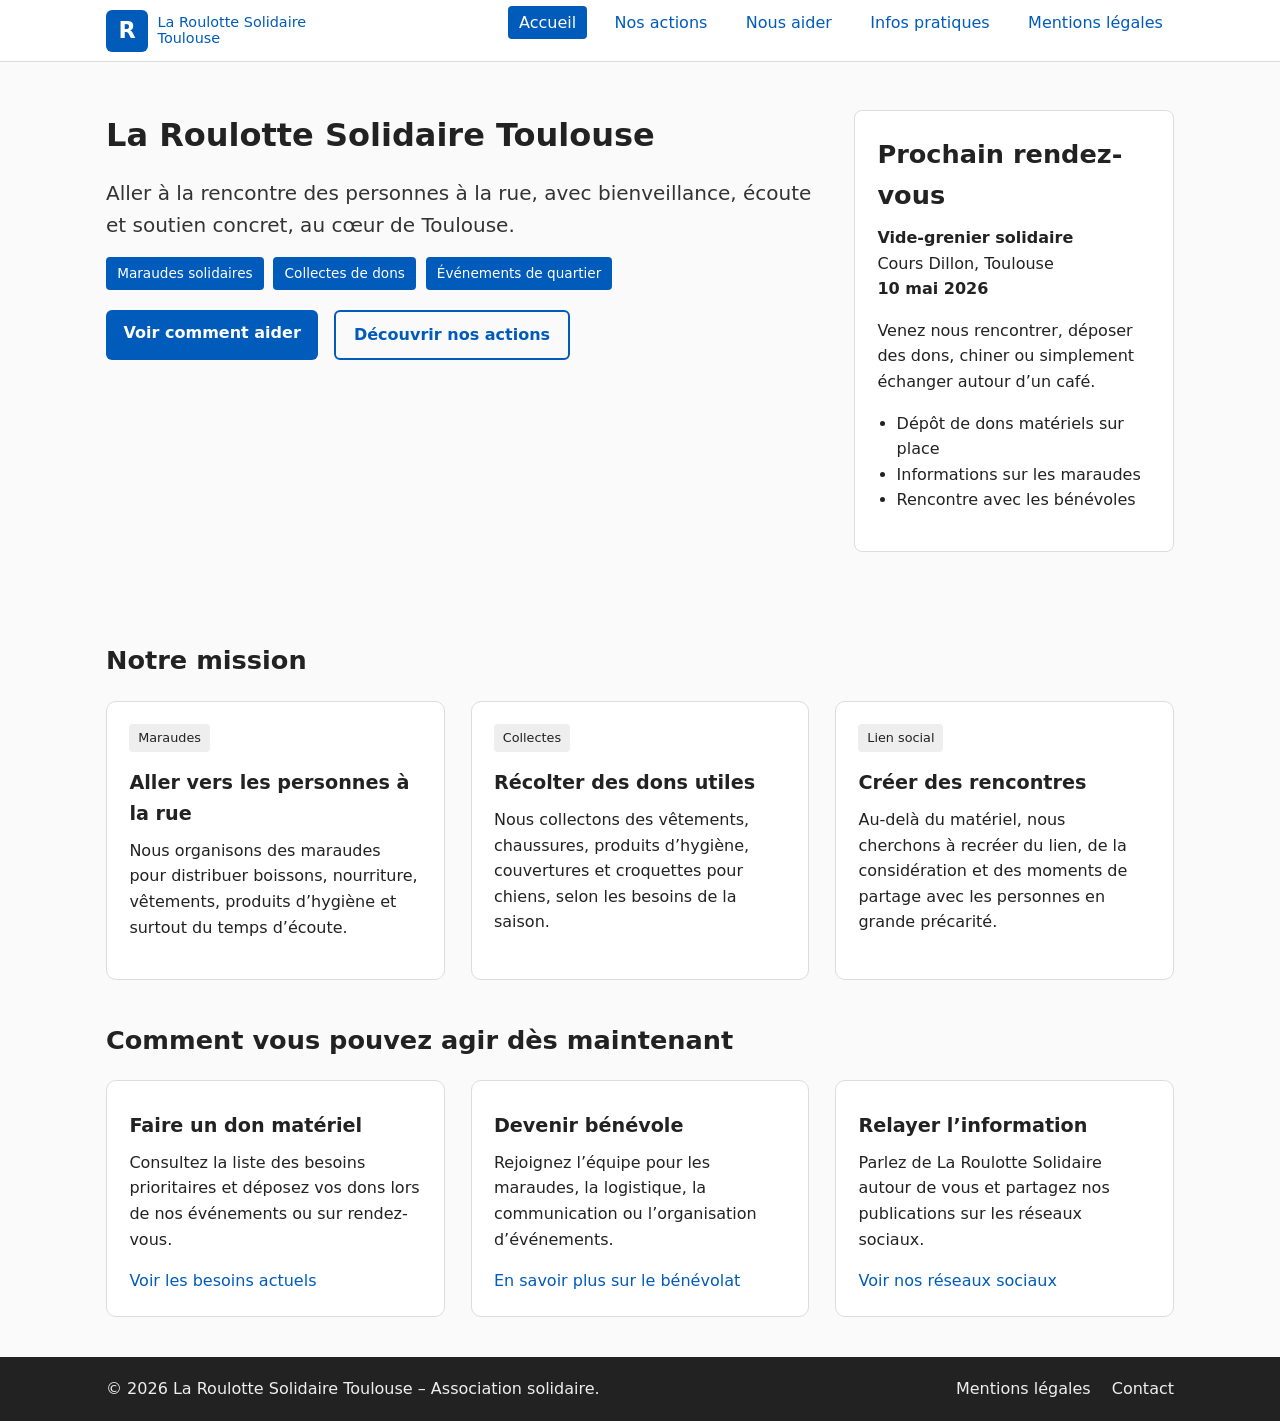
<file: index.html>
<!DOCTYPE html>
<html lang="fr">
<head>
  <meta charset="UTF-8" />
  <title>La Roulotte Solidaire Toulouse – Site officiel</title>
  <meta name="viewport" content="width=device-width, initial-scale=1" />
  <meta name="description" content="La Roulotte Solidaire Toulouse : maraudes, collectes et actions solidaires pour les personnes à la rue." />
  <link rel="stylesheet" href="css/styles.css" />
</head>
<body>
<header>
  <div class="nav-container">
    <a href="index.html" class="brand">
      <div class="brand-logo">R</div>
      <div class="brand-text">
        <span>La Roulotte Solidaire</span>
        <span>Toulouse</span>
      </div>
    </a>
    <nav>
      <ul>
        <li><a href="index.html" class="active">Accueil</a></li>
        <li><a href="actions.html">Nos actions</a></li>
        <li><a href="aider.html">Nous aider</a></li>
        <li><a href="infos.html">Infos pratiques</a></li>
        <li><a href="mentions-legales.html">Mentions légales</a></li>
      </ul>
    </nav>
  </div>
</header>

<main>
  <section class="hero">
    <div>
      <h1>La Roulotte Solidaire Toulouse</h1>
      <p class="lead">
        Aller à la rencontre des personnes à la rue, avec bienveillance, écoute
        et soutien concret, au cœur de Toulouse.
      </p>

      <div class="hero-badges">
        <span class="badge">Maraudes solidaires</span>
        <span class="badge">Collectes de dons</span>
        <span class="badge">Événements de quartier</span>
      </div>

      <div class="hero-cta">
        <a href="aider.html" class="btn btn-primary">Voir comment aider</a>
        <a href="actions.html" class="btn btn-outline">Découvrir nos actions</a>
      </div>
    </div>

    <aside class="hero-side">
      <h2>Prochain rendez-vous</h2>
      <p><strong>Vide-grenier solidaire</strong><br />
        Cours Dillon, Toulouse<br />
        <strong>10 mai 2026</strong>
      </p>
      <p>
        Venez nous rencontrer, déposer des dons, chiner ou simplement échanger
        autour d’un café.
      </p>
      <ul>
        <li>Dépôt de dons matériels sur place</li>
        <li>Informations sur les maraudes</li>
        <li>Rencontre avec les bénévoles</li>
      </ul>
    </aside>
  </section>

  <section class="section">
    <h2>Notre mission</h2>
    <div class="cards">
      <article class="card">
        <span class="tag">Maraudes</span>
        <h3>Aller vers les personnes à la rue</h3>
        <p>
          Nous organisons des maraudes pour distribuer boissons, nourriture,
          vêtements, produits d’hygiène et surtout du temps d’écoute.
        </p>
      </article>

      <article class="card">
        <span class="tag">Collectes</span>
        <h3>Récolter des dons utiles</h3>
        <p>
          Nous collectons des vêtements, chaussures, produits d’hygiène,
          couvertures et croquettes pour chiens, selon les besoins de la saison.
        </p>
      </article>

      <article class="card">
        <span class="tag">Lien social</span>
        <h3>Créer des rencontres</h3>
        <p>
          Au-delà du matériel, nous cherchons à recréer du lien, de la
          considération et des moments de partage avec les personnes en grande
          précarité.
        </p>
      </article>
    </div>
  </section>

  <section class="section">
    <h2>Comment vous pouvez agir dès maintenant</h2>
    <div class="cards">
      <article class="card">
        <h3>Faire un don matériel</h3>
        <p>
          Consultez la liste des besoins prioritaires et déposez vos dons lors
          de nos événements ou sur rendez-vous.
        </p>
        <a href="aider.html">Voir les besoins actuels</a>
      </article>

      <article class="card">
        <h3>Devenir bénévole</h3>
        <p>
          Rejoignez l’équipe pour les maraudes, la logistique, la communication
          ou l’organisation d’événements.
        </p>
        <a href="aider.html#benevolat">En savoir plus sur le bénévolat</a>
      </article>

      <article class="card">
        <h3>Relayer l’information</h3>
        <p>
          Parlez de La Roulotte Solidaire autour de vous et partagez nos
          publications sur les réseaux sociaux.
        </p>
        <a href="infos.html#reseaux">Voir nos réseaux sociaux</a>
      </article>
    </div>
  </section>
</main>

<footer>
  <div class="footer-inner">
    <div>
      © <span id="year"></span> La Roulotte Solidaire Toulouse – Association
      solidaire.
    </div>
    <div class="footer-links">
      <a href="mentions-legales.html">Mentions légales</a>
      <a href="infos.html">Contact</a>
    </div>
  </div>
</footer>

<script>
  document.getElementById("year").textContent = new Date().getFullYear();
</script>
</body>
</html>
</file>
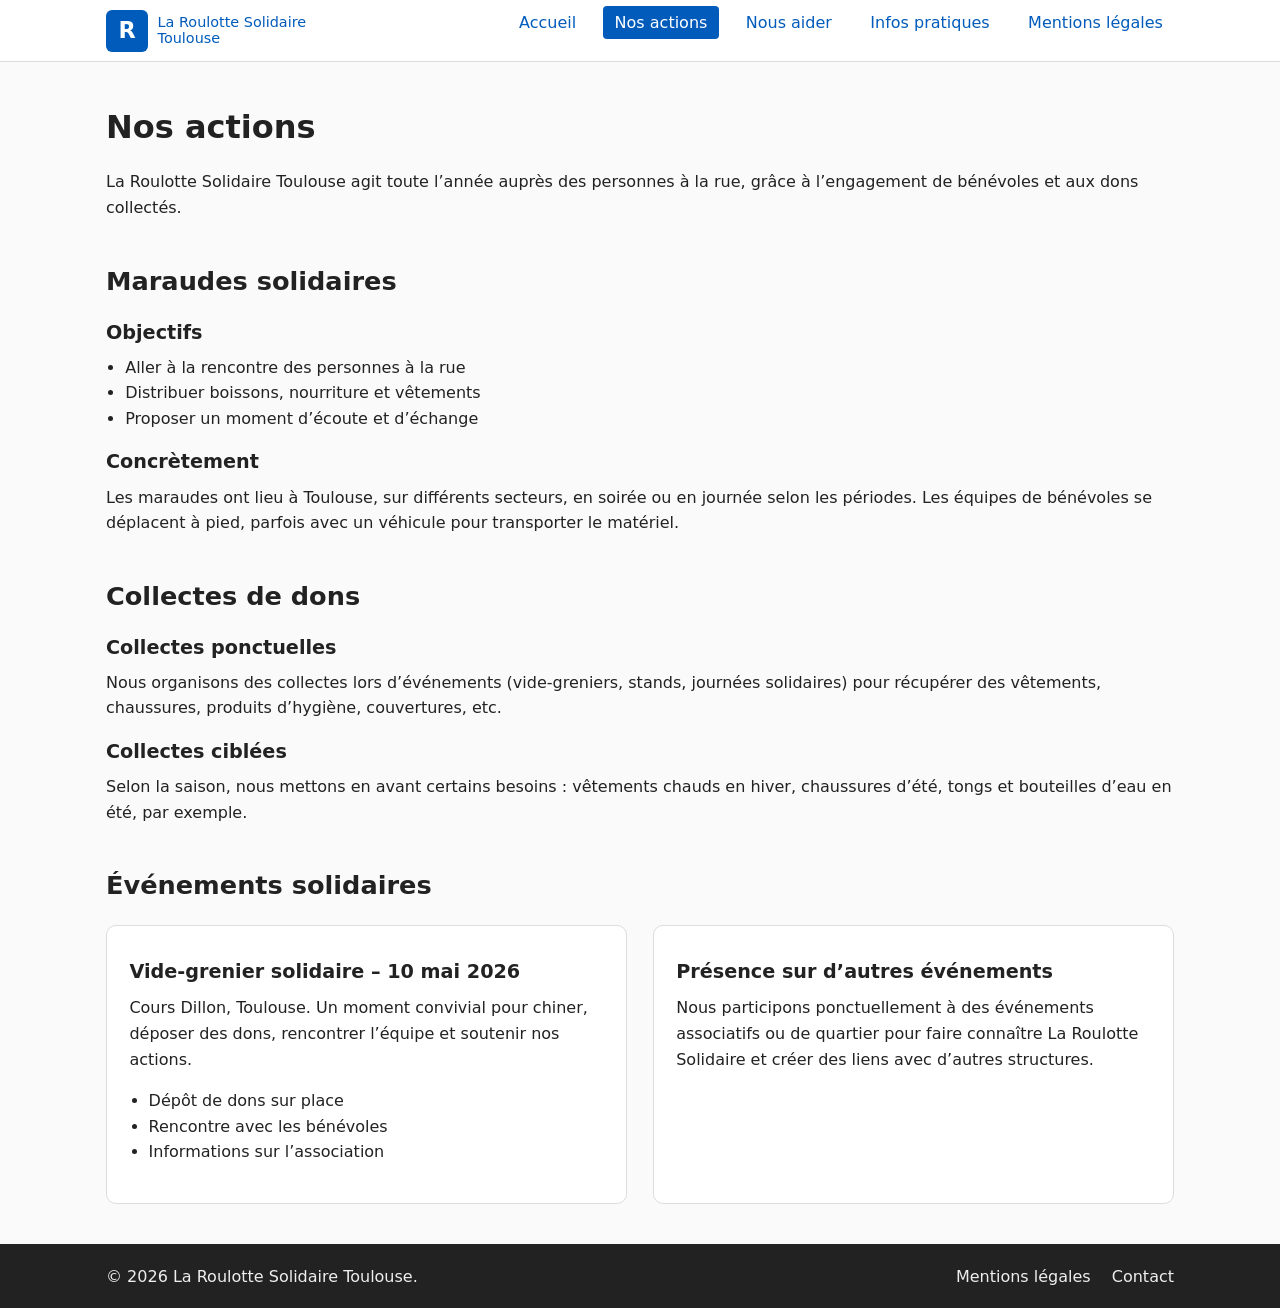
<file: action.html>
<!DOCTYPE html>
<html lang="fr">
<head>
  <meta charset="UTF-8" />
  <title>Nos actions – La Roulotte Solidaire Toulouse</title>
  <meta name="viewport" content="width=device-width, initial-scale=1" />
  <meta name="description" content="Maraudes, collectes et événements solidaires de La Roulotte Solidaire Toulouse." />
  <link rel="stylesheet" href="css/styles.css" />
</head>
<body>
<header>
  <div class="nav-container">
    <a href="index.html" class="brand">
      <div class="brand-logo">R</div>
      <div class="brand-text">
        <span>La Roulotte Solidaire</span>
        <span>Toulouse</span>
      </div>
    </a>
    <nav>
      <ul>
        <li><a href="index.html">Accueil</a></li>
        <li><a href="actions.html" class="active">Nos actions</a></li>
        <li><a href="aider.html">Nous aider</a></li>
        <li><a href="infos.html">Infos pratiques</a></li>
        <li><a href="mentions-legales.html">Mentions légales</a></li>
      </ul>
    </nav>
  </div>
</header>

<main>
  <section class="section">
    <h1>Nos actions</h1>
    <p>
      La Roulotte Solidaire Toulouse agit toute l’année auprès des personnes à
      la rue, grâce à l’engagement de bénévoles et aux dons collectés.
    </p>
  </section>

  <section class="section">
    <h2>Maraudes solidaires</h2>
    <div class="info-grid">
      <div class="info-block">
        <h3>Objectifs</h3>
        <ul>
          <li>Aller à la rencontre des personnes à la rue</li>
          <li>Distribuer boissons, nourriture et vêtements</li>
          <li>Proposer un moment d’écoute et d’échange</li>
        </ul>
      </div>
      <div class="info-block">
        <h3>Concrètement</h3>
        <p>
          Les maraudes ont lieu à Toulouse, sur différents secteurs, en soirée
          ou en journée selon les périodes. Les équipes de bénévoles se
          déplacent à pied, parfois avec un véhicule pour transporter le
          matériel.
        </p>
      </div>
    </div>
  </section>

  <section class="section">
    <h2>Collectes de dons</h2>
    <div class="info-grid">
      <div class="info-block">
        <h3>Collectes ponctuelles</h3>
        <p>
          Nous organisons des collectes lors d’événements (vide-greniers,
          stands, journées solidaires) pour récupérer des vêtements, chaussures,
          produits d’hygiène, couvertures, etc.
        </p>
      </div>
      <div class="info-block">
        <h3>Collectes ciblées</h3>
        <p>
          Selon la saison, nous mettons en avant certains besoins : vêtements
          chauds en hiver, chaussures d’été, tongs et bouteilles d’eau en été,
          par exemple.
        </p>
      </div>
    </div>
  </section>

  <section class="section">
    <h2>Événements solidaires</h2>
    <div class="cards">
      <article class="card">
        <h3>Vide-grenier solidaire – 10 mai 2026</h3>
        <p>
          Cours Dillon, Toulouse. Un moment convivial pour chiner, déposer des
          dons, rencontrer l’équipe et soutenir nos actions.
        </p>
        <ul class="list-inline">
          <li>Dépôt de dons sur place</li>
          <li>Rencontre avec les bénévoles</li>
          <li>Informations sur l’association</li>
        </ul>
      </article>

      <article class="card">
        <h3>Présence sur d’autres événements</h3>
        <p>
          Nous participons ponctuellement à des événements associatifs ou de
          quartier pour faire connaître La Roulotte Solidaire et créer des
          liens avec d’autres structures.
        </p>
      </article>
    </div>
  </section>
</main>

<footer>
  <div class="footer-inner">
    <div>
      © <span id="year"></span> La Roulotte Solidaire Toulouse.
    </div>
    <div class="footer-links">
      <a href="mentions-legales.html">Mentions légales</a>
      <a href="infos.html">Contact</a>
    </div>
  </div>
</footer>

<script>
  document.getElementById("year").textContent = new Date().getFullYear();
</script>
</body>
</html>
</file>
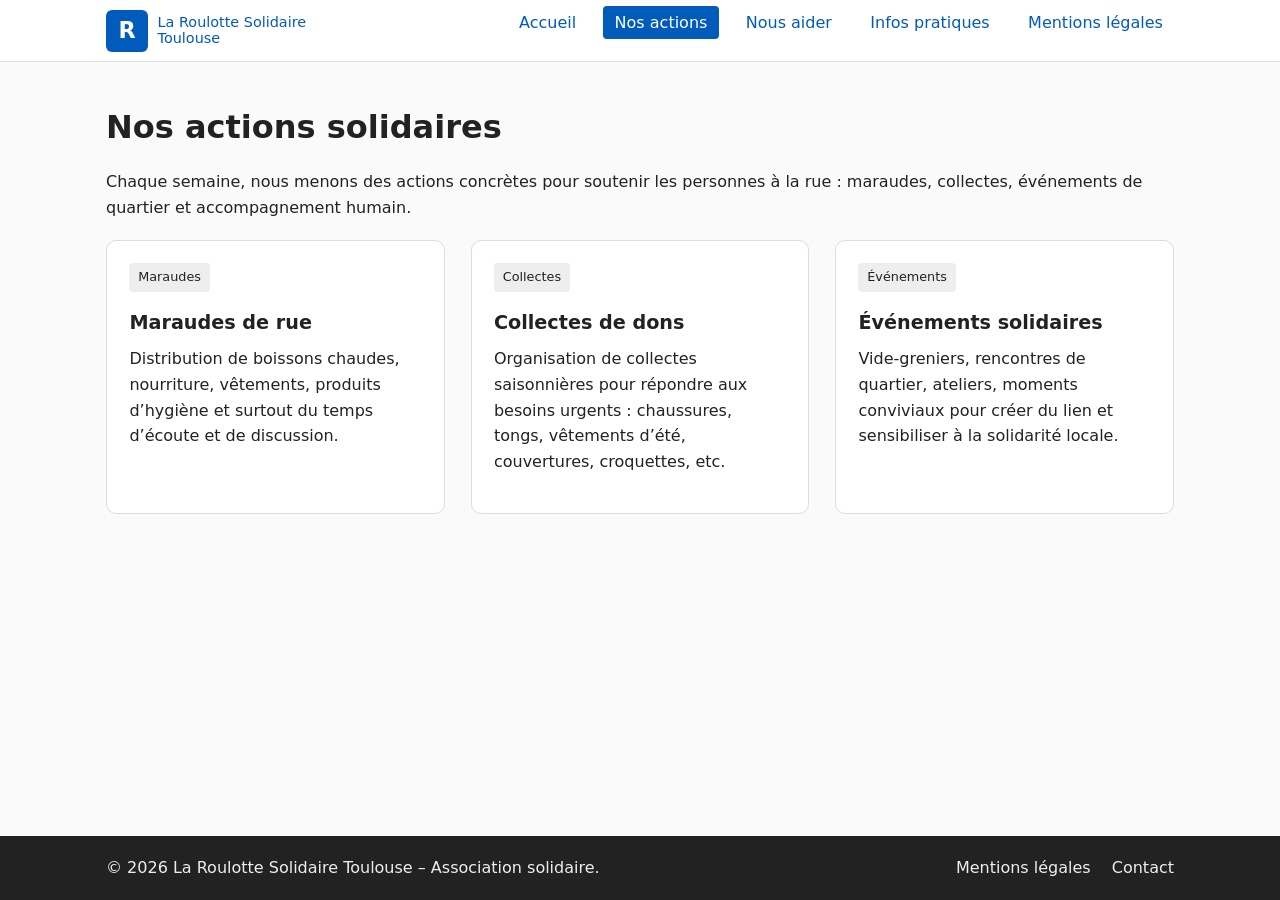
<file: actions.html>
<!DOCTYPE html>
<html lang="fr">
<head>
  <meta charset="UTF-8" />
  <title>Nos actions – La Roulotte Solidaire Toulouse</title>
  <meta name="viewport" content="width=device-width, initial-scale=1" />
  <meta name="description" content="Découvrez les maraudes, collectes et actions solidaires menées par La Roulotte Solidaire Toulouse." />
  <link rel="stylesheet" href="css/styles.css" />
</head>
<body>

<header>
  <div class="nav-container">
    <a href="index.html" class="brand">
      <div class="brand-logo">R</div>
      <div class="brand-text">
        <span>La Roulotte Solidaire</span>
        <span>Toulouse</span>
      </div>
    </a>
    <nav>
      <ul>
        <li><a href="index.html">Accueil</a></li>
        <li><a href="actions.html" class="active">Nos actions</a></li>
        <li><a href="aider.html">Nous aider</a></li>
        <li><a href="infos.html">Infos pratiques</a></li>
        <li><a href="mentions-legales.html">Mentions légales</a></li>
      </ul>
    </nav>
  </div>
</header>

<main>

  <section class="section">
    <h1>Nos actions solidaires</h1>
    <p class="lead">
      Chaque semaine, nous menons des actions concrètes pour soutenir les personnes à la rue :
      maraudes, collectes, événements de quartier et accompagnement humain.
    </p>

    <div class="cards">
      <article class="card">
        <span class="tag">Maraudes</span>
        <h3>Maraudes de rue</h3>
        <p>
          Distribution de boissons chaudes, nourriture, vêtements, produits d’hygiène
          et surtout du temps d’écoute et de discussion.
        </p>
      </article>

      <article class="card">
        <span class="tag">Collectes</span>
        <h3>Collectes de dons</h3>
        <p>
          Organisation de collectes saisonnières pour répondre aux besoins urgents :
          chaussures, tongs, vêtements d’été, couvertures, croquettes, etc.
        </p>
      </article>

      <article class="card">
        <span class="tag">Événements</span>
        <h3>Événements solidaires</h3>
        <p>
          Vide-greniers, rencontres de quartier, ateliers, moments conviviaux pour créer du lien
          et sensibiliser à la solidarité locale.
        </p>
      </article>
    </div>
  </section>

</main>

<footer>
  <div class="footer-inner">
    <div>
      © <span id="year"></span> La Roulotte Solidaire Toulouse – Association solidaire.
    </div>
    <div class="footer-links">
      <a href="mentions-legales.html">Mentions légales</a>
      <a href="infos.html">Contact</a>
    </div>
  </div>
</footer>

<script>
  document.getElementById("year").textContent = new Date().getFullYear();
</script>

</body>
</html>
</file>
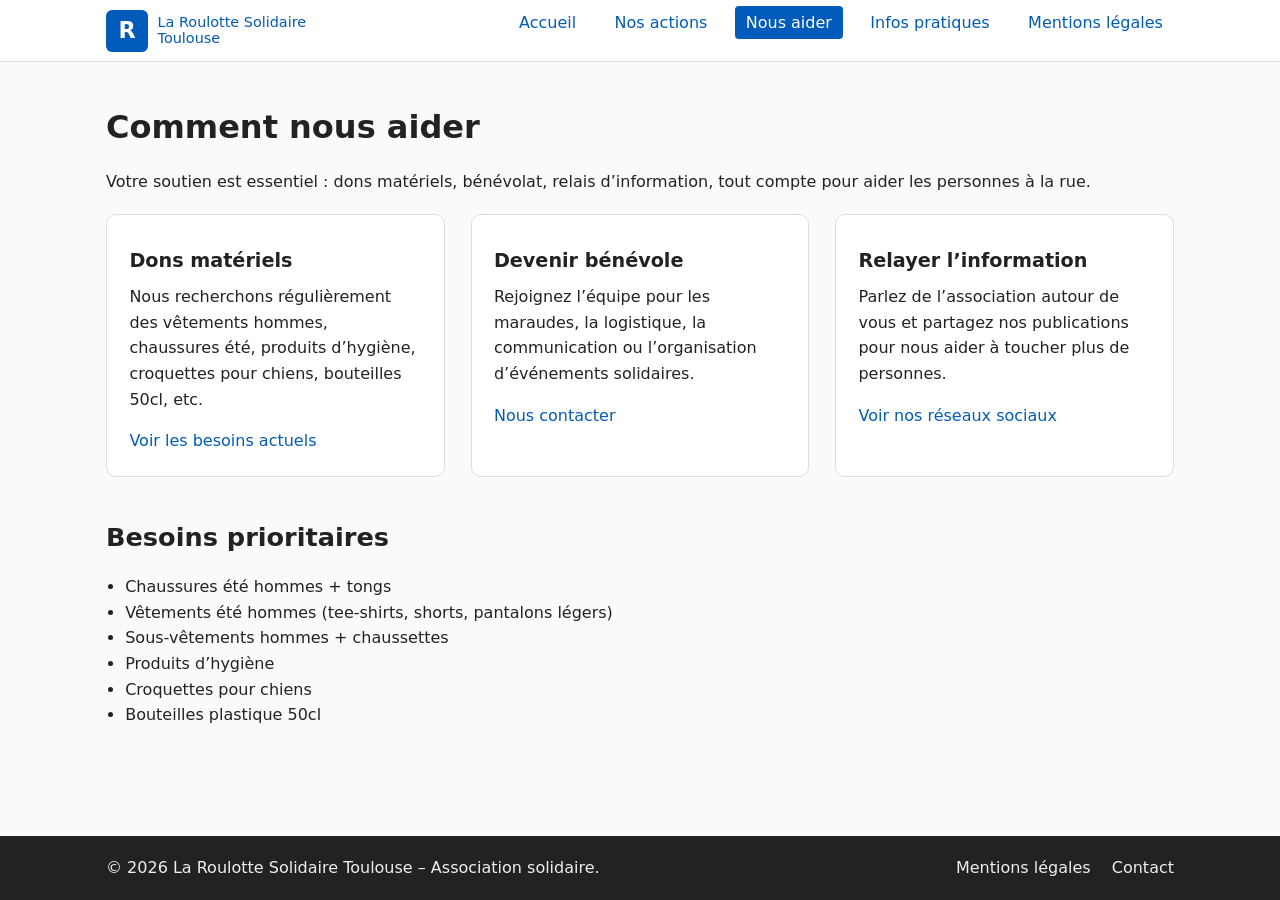
<file: aider.html>
<!DOCTYPE html>
<html lang="fr">
<head>
  <meta charset="UTF-8" />
  <title>Nous aider – La Roulotte Solidaire Toulouse</title>
  <meta name="viewport" content="width=device-width, initial-scale=1" />
  <meta name="description" content="Découvrez comment aider La Roulotte Solidaire Toulouse : dons matériels, bénévolat, soutien logistique." />
  <link rel="stylesheet" href="css/styles.css" />
</head>
<body>

<header>
  <div class="nav-container">
    <a href="index.html" class="brand">
      <div class="brand-logo">R</div>
      <div class="brand-text">
        <span>La Roulotte Solidaire</span>
        <span>Toulouse</span>
      </div>
    </a>
    <nav>
      <ul>
        <li><a href="index.html">Accueil</a></li>
        <li><a href="actions.html">Nos actions</a></li>
        <li><a href="aider.html" class="active">Nous aider</a></li>
        <li><a href="infos.html">Infos pratiques</a></li>
        <li><a href="mentions-legales.html">Mentions légales</a></li>
      </ul>
    </nav>
  </div>
</header>

<main>

  <section class="section">
    <h1>Comment nous aider</h1>
    <p class="lead">
      Votre soutien est essentiel : dons matériels, bénévolat, relais d’information,
      tout compte pour aider les personnes à la rue.
    </p>

    <div class="cards">
      <article class="card">
        <h3>Dons matériels</h3>
        <p>
          Nous recherchons régulièrement des vêtements hommes, chaussures été,
          produits d’hygiène, croquettes pour chiens, bouteilles 50cl, etc.
        </p>
        <a href="#besoins">Voir les besoins actuels</a>
      </article>

      <article class="card" id="benevolat">
        <h3>Devenir bénévole</h3>
        <p>
          Rejoignez l’équipe pour les maraudes, la logistique, la communication
          ou l’organisation d’événements solidaires.
        </p>
        <a href="infos.html#contact">Nous contacter</a>
      </article>

      <article class="card">
        <h3>Relayer l’information</h3>
        <p>
          Parlez de l’association autour de vous et partagez nos publications
          pour nous aider à toucher plus de personnes.
        </p>
        <a href="infos.html#reseaux">Voir nos réseaux sociaux</a>
      </article>
    </div>
  </section>

  <section class="section" id="besoins">
    <h2>Besoins prioritaires</h2>
    <ul>
      <li>Chaussures été hommes + tongs</li>
      <li>Vêtements été hommes (tee-shirts, shorts, pantalons légers)</li>
      <li>Sous-vêtements hommes + chaussettes</li>
      <li>Produits d’hygiène</li>
      <li>Croquettes pour chiens</li>
      <li>Bouteilles plastique 50cl</li>
    </ul>
  </section>

</main>

<footer>
  <div class="footer-inner">
    <div>
      © <span id="year"></span> La Roulotte Solidaire Toulouse – Association solidaire.
    </div>
    <div class="footer-links">
      <a href="mentions-legales.html">Mentions légales</a>
      <a href="infos.html">Contact</a>
    </div>
  </div>
</footer>

<script>
  document.getElementById("year").textContent = new Date().getFullYear();
</script>

</body>
</html>
</file>
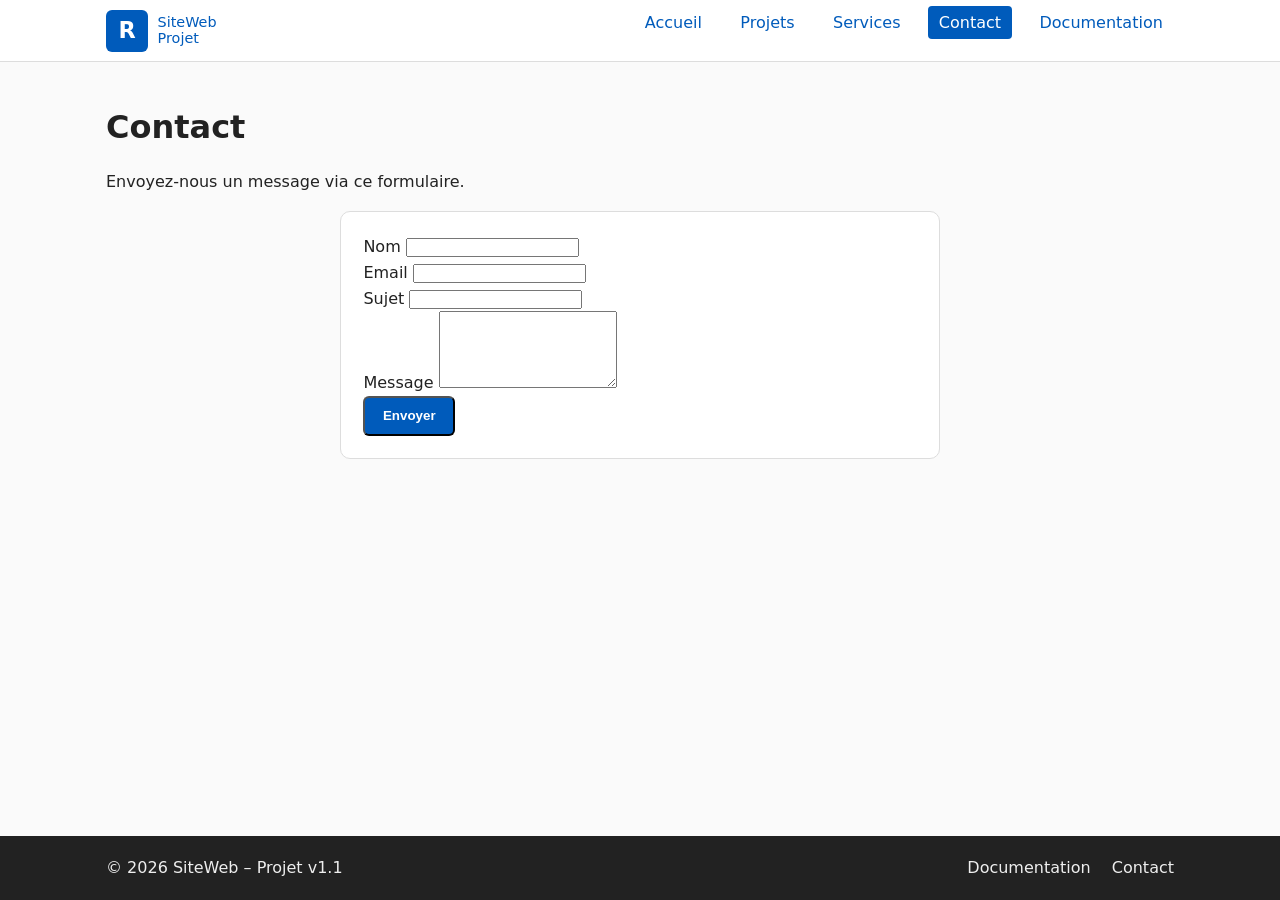
<file: contact.html>
<!DOCTYPE html>
<html lang="fr">
<head>
  <meta charset="UTF-8" />
  <title>Contact – SiteWeb</title>
  <meta name="viewport" content="width=device-width, initial-scale=1" />
  <meta name="description" content="Contactez l’équipe du projet SiteWeb." />
  <link rel="stylesheet" href="css/styles.css" />
</head>
<body>

<header>
  <div class="nav-container">
    <a href="index.html" class="brand">
      <div class="brand-logo">R</div>
      <div class="brand-text">
        <span>SiteWeb</span>
        <span>Projet</span>
      </div>
    </a>
    <nav>
      <ul>
        <li><a href="index.html">Accueil</a></li>
        <li><a href="projects.html">Projets</a></li>
        <li><a href="services.html">Services</a></li>
        <li><a href="contact.html" class="active">Contact</a></li>
        <li><a href="docs.html">Documentation</a></li>
      </ul>
    </nav>
  </div>
</header>

<main>

  <section class="section">
    <h1>Contact</h1>
    <p class="lead">Envoyez-nous un message via ce formulaire.</p>

    <form class="card" style="max-width: 600px; margin: auto;">
      <div class="form-group">
        <label for="name">Nom</label>
        <input id="name" type="text" required />
      </div>

      <div class="form-group">
        <label for="email">Email</label>
        <input id="email" type="email" required />
      </div>

      <div class="form-group">
        <label for="subject">Sujet</label>
        <input id="subject" type="text" />
      </div>

      <div class="form-group">
        <label for="message">Message</label>
        <textarea id="message" rows="5" required></textarea>
      </div>

      <button class="btn btn-primary" type="submit">Envoyer</button>
    </form>
  </section>

</main>

<footer>
  <div class="footer-inner">
    <div>© <span id="year"></span> SiteWeb – Projet v1.1</div>
    <div class="footer-links">
      <a href="docs.html">Documentation</a>
      <a href="contact.html">Contact</a>
    </div>
  </div>
</footer>

<script>
  document.getElementById("year").textContent = new Date().getFullYear();
</script>

</body>
</html>
</file>
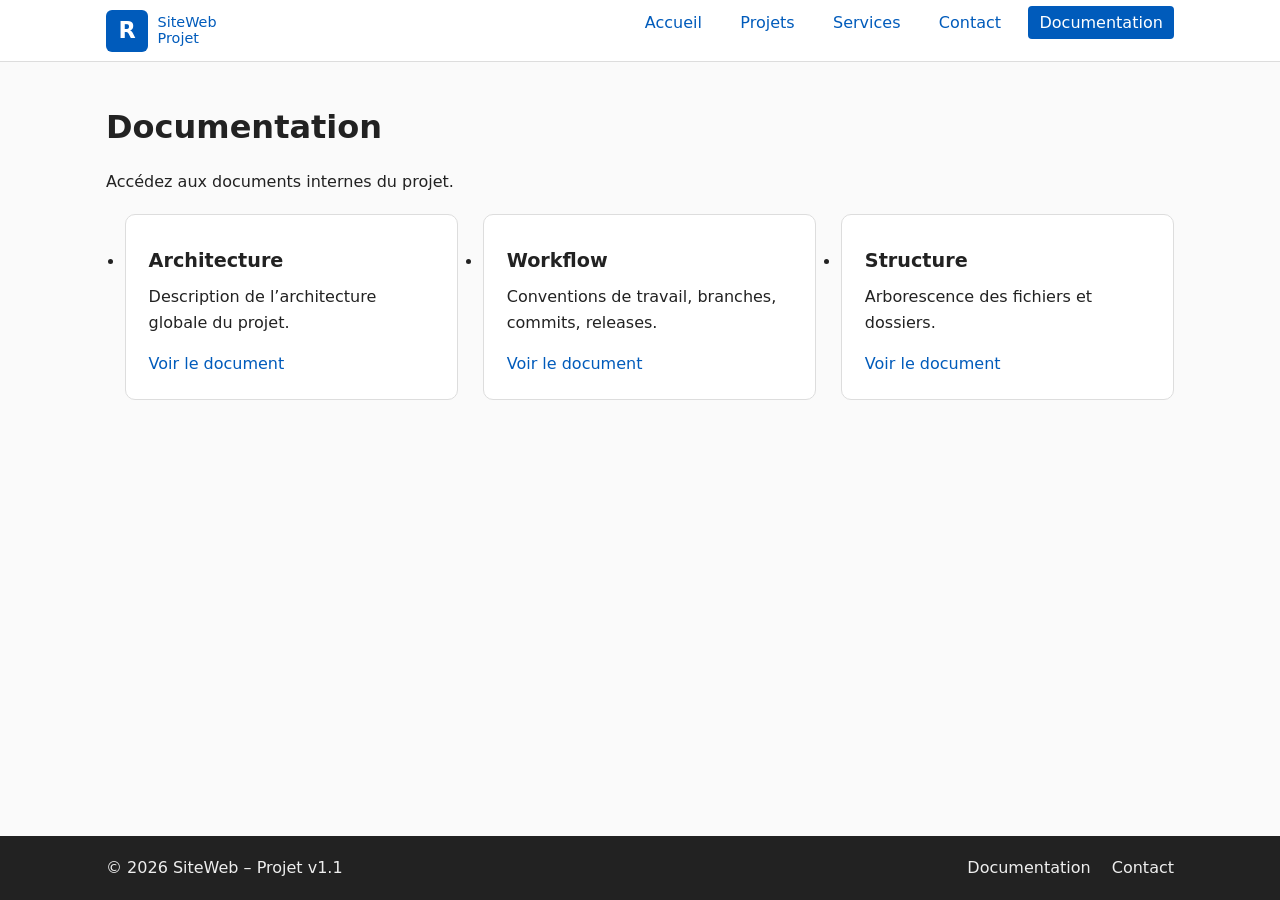
<file: docs.html>
<!DOCTYPE html>
<html lang="fr">
<head>
  <meta charset="UTF-8" />
  <title>Documentation – SiteWeb</title>
  <meta name="viewport" content="width=device-width, initial-scale=1" />
  <meta name="description" content="Accédez à la documentation interne du projet SiteWeb." />
  <link rel="stylesheet" href="css/styles.css" />
</head>
<body>

<header>
  <div class="nav-container">
    <a href="index.html" class="brand">
      <div class="brand-logo">R</div>
      <div class="brand-text">
        <span>SiteWeb</span>
        <span>Projet</span>
      </div>
    </a>
    <nav>
      <ul>
        <li><a href="index.html">Accueil</a></li>
        <li><a href="projects.html">Projets</a></li>
        <li><a href="services.html">Services</a></li>
        <li><a href="contact.html">Contact</a></li>
        <li><a href="docs.html" class="active">Documentation</a></li>
      </ul>
    </nav>
  </div>
</header>

<main>

  <section class="section">
    <h1>Documentation</h1>
    <p class="lead">Accédez aux documents internes du projet.</p>

    <ul class="cards">
      <li class="card">
        <h3>Architecture</h3>
        <p>Description de l’architecture globale du projet.</p>
        <a href="docs/architecture.md">Voir le document</a>
      </li>

      <li class="card">
        <h3>Workflow</h3>
        <p>Conventions de travail, branches, commits, releases.</p>
        <a href="docs/workflow.md">Voir le document</a>
      </li>

      <li class="card">
        <h3>Structure</h3>
        <p>Arborescence des fichiers et dossiers.</p>
        <a href="docs/structure.md">Voir le document</a>
      </li>
    </ul>
  </section>

</main>

<footer>
  <div class="footer-inner">
    <div>© <span id="year"></span> SiteWeb – Projet v1.1</div>
    <div class="footer-links">
      <a href="docs.html">Documentation</a>
      <a href="contact.html">Contact</a>
    </div>
  </div>
</footer>

<script>
  document.getElementById("year").textContent = new Date().getFullYear();
</script>

</body>
</html>
</file>
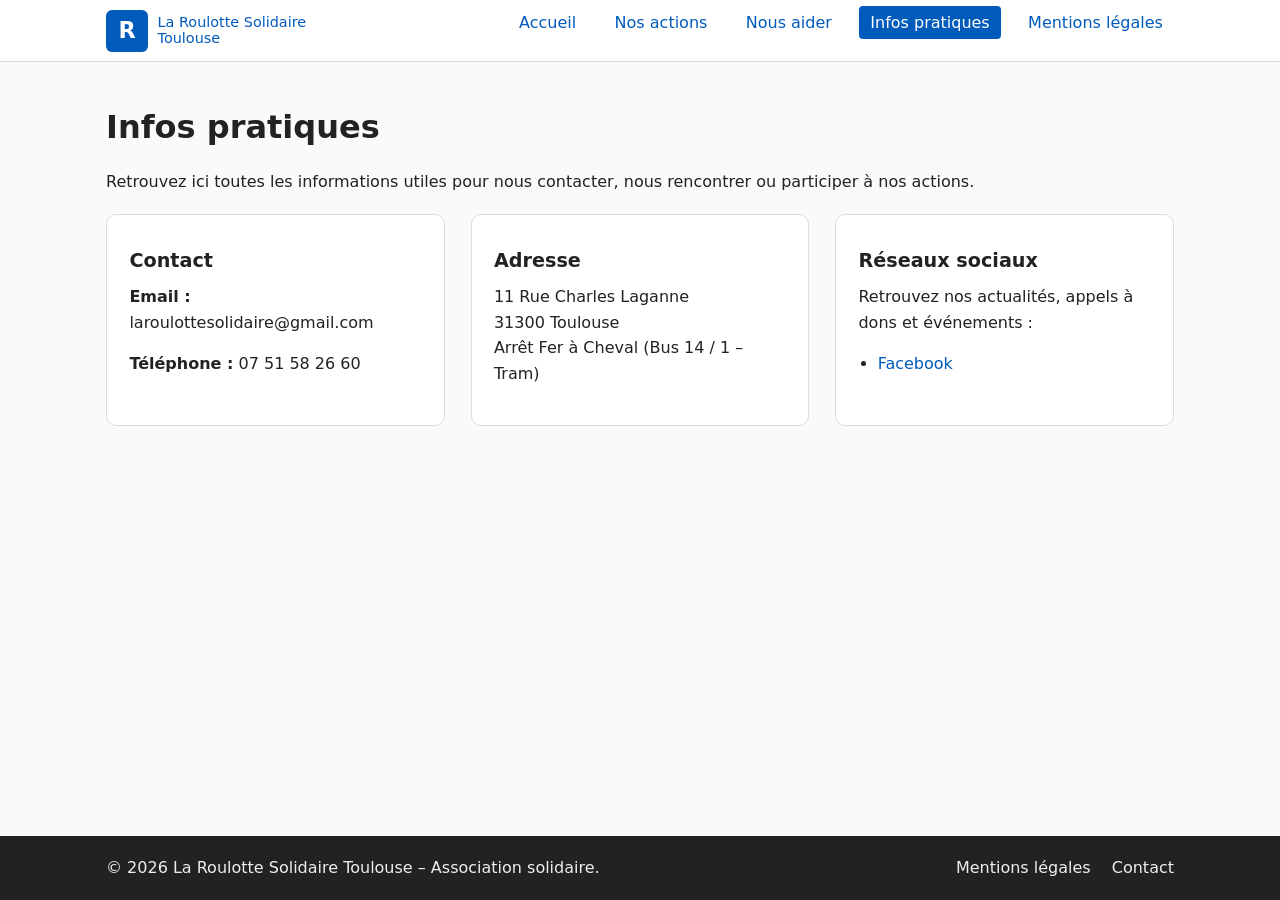
<file: infos.html>
<!DOCTYPE html>
<html lang="fr">
<head>
  <meta charset="UTF-8" />
  <title>Infos pratiques – La Roulotte Solidaire Toulouse</title>
  <meta name="viewport" content="width=device-width, initial-scale=1" />
  <meta name="description" content="Adresse, contact, horaires, réseaux sociaux et informations pratiques de La Roulotte Solidaire Toulouse." />
  <link rel="stylesheet" href="css/styles.css" />
</head>
<body>

<header>
  <div class="nav-container">
    <a href="index.html" class="brand">
      <div class="brand-logo">R</div>
      <div class="brand-text">
        <span>La Roulotte Solidaire</span>
        <span>Toulouse</span>
      </div>
    </a>
    <nav>
      <ul>
        <li><a href="index.html">Accueil</a></li>
        <li><a href="actions.html">Nos actions</a></li>
        <li><a href="aider.html">Nous aider</a></li>
        <li><a href="infos.html" class="active">Infos pratiques</a></li>
        <li><a href="mentions-legales.html">Mentions légales</a></li>
      </ul>
    </nav>
  </div>
</header>

<main>

  <section class="section">
    <h1>Infos pratiques</h1>
    <p class="lead">
      Retrouvez ici toutes les informations utiles pour nous contacter,
      nous rencontrer ou participer à nos actions.
    </p>

    <div class="cards">
      <article class="card" id="contact">
        <h3>Contact</h3>
        <p><strong>Email :</strong> laroulottesolidaire@gmail.com</p>
        <p><strong>Téléphone :</strong> 07 51 58 26 60</p>
      </article>

      <article class="card">
        <h3>Adresse</h3>
        <p>
          11 Rue Charles Laganne<br />
          31300 Toulouse<br />
          Arrêt Fer à Cheval (Bus 14 / 1 – Tram)
        </p>
      </article>

      <article class="card" id="reseaux">
        <h3>Réseaux sociaux</h3>
        <p>
          Retrouvez nos actualités, appels à dons et événements :
        </p>
        <ul>
          <li><a href="https://www.facebook.com/laroulottesolidaire" target="_blank">Facebook</a></li>
        </ul>
      </article>
    </div>
  </section>

</main>

<footer>
  <div class="footer-inner">
    <div>
      © <span id="year"></span> La Roulotte Solidaire Toulouse – Association solidaire.
    </div>
    <div class="footer-links">
      <a href="mentions-legales.html">Mentions légales</a>
      <a href="infos.html">Contact</a>
    </div>
  </div>
</footer>

<script>
  document.getElementById("year").textContent = new Date().getFullYear();
</script>

</body>
</html>
</file>
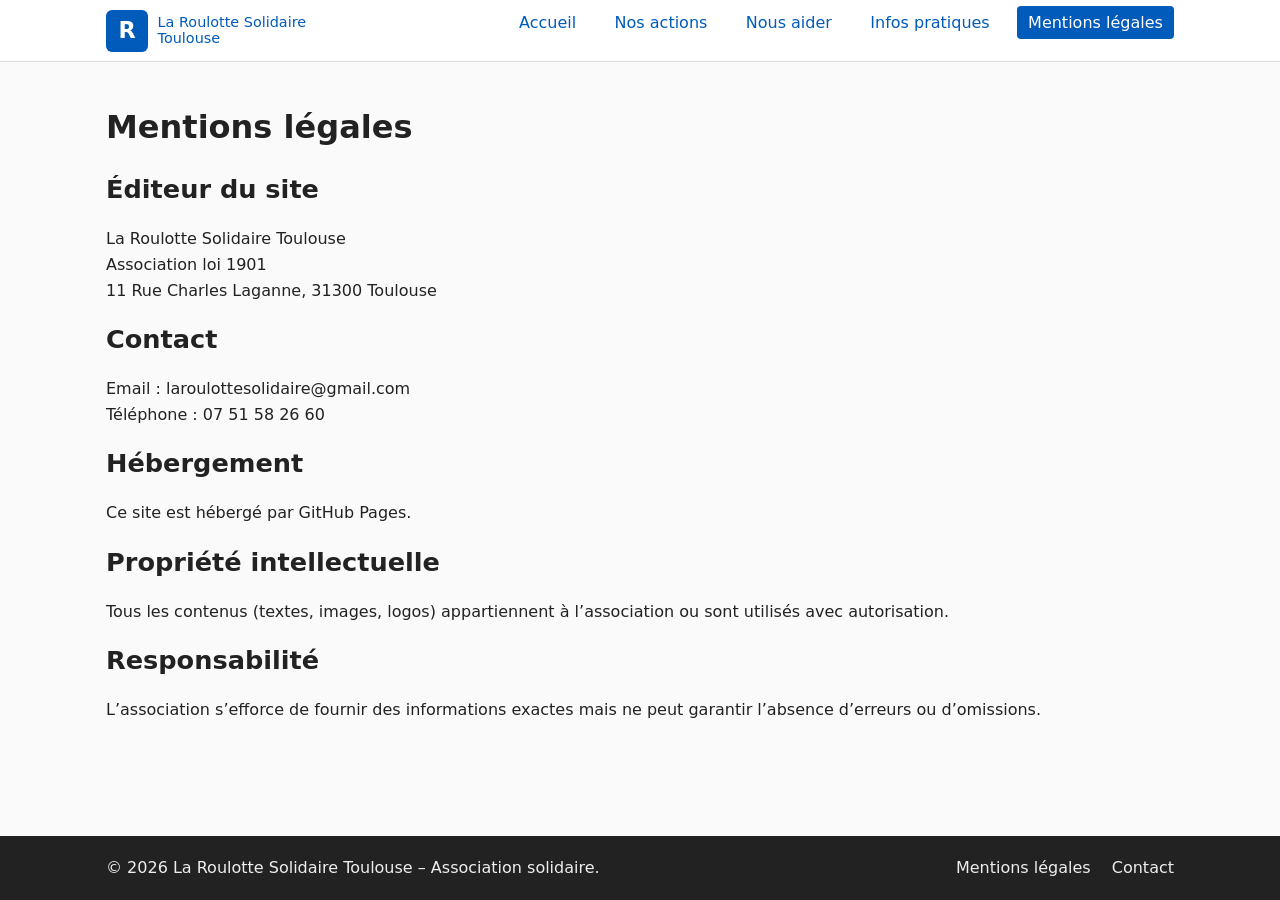
<file: mentions-legales.html>
<!DOCTYPE html>
<html lang="fr">
<head>
  <meta charset="UTF-8" />
  <title>Mentions légales – La Roulotte Solidaire Toulouse</title>
  <meta name="viewport" content="width=device-width, initial-scale=1" />
  <meta name="description" content="Mentions légales du site de La Roulotte Solidaire Toulouse." />
  <link rel="stylesheet" href="css/styles.css" />
</head>
<body>

<header>
  <div class="nav-container">
    <a href="index.html" class="brand">
      <div class="brand-logo">R</div>
      <div class="brand-text">
        <span>La Roulotte Solidaire</span>
        <span>Toulouse</span>
      </div>
    </a>
    <nav>
      <ul>
        <li><a href="index.html">Accueil</a></li>
        <li><a href="actions.html">Nos actions</a></li>
        <li><a href="aider.html">Nous aider</a></li>
        <li><a href="infos.html">Infos pratiques</a></li>
        <li><a href="mentions-legales.html" class="active">Mentions légales</a></li>
      </ul>
    </nav>
  </div>
</header>

<main>

  <section class="section">
    <h1>Mentions légales</h1>

    <h2>Éditeur du site</h2>
    <p>
      La Roulotte Solidaire Toulouse<br />
      Association loi 1901<br />
      11 Rue Charles Laganne, 31300 Toulouse
    </p>

    <h2>Contact</h2>
    <p>
      Email : laroulottesolidaire@gmail.com<br />
      Téléphone : 07 51 58 26 60
    </p>

    <h2>Hébergement</h2>
    <p>
      Ce site est hébergé par GitHub Pages.
    </p>

    <h2>Propriété intellectuelle</h2>
    <p>
      Tous les contenus (textes, images, logos) appartiennent à l’association
      ou sont utilisés avec autorisation.
    </p>

    <h2>Responsabilité</h2>
    <p>
      L’association s’efforce de fournir des informations exactes mais ne peut
      garantir l’absence d’erreurs ou d’omissions.
    </p>
  </section>

</main>

<footer>
  <div class="footer-inner">
    <div>
      © <span id="year"></span> La Roulotte Solidaire Toulouse – Association solidaire.
    </div>
    <div class="footer-links">
      <a href="mentions-legales.html">Mentions légales</a>
      <a href="infos.html">Contact</a>
    </div>
  </div>
</footer>

<script>
  document.getElementById("year").textContent = new Date().getFullYear();
</script>

</body>
</html>
</file>
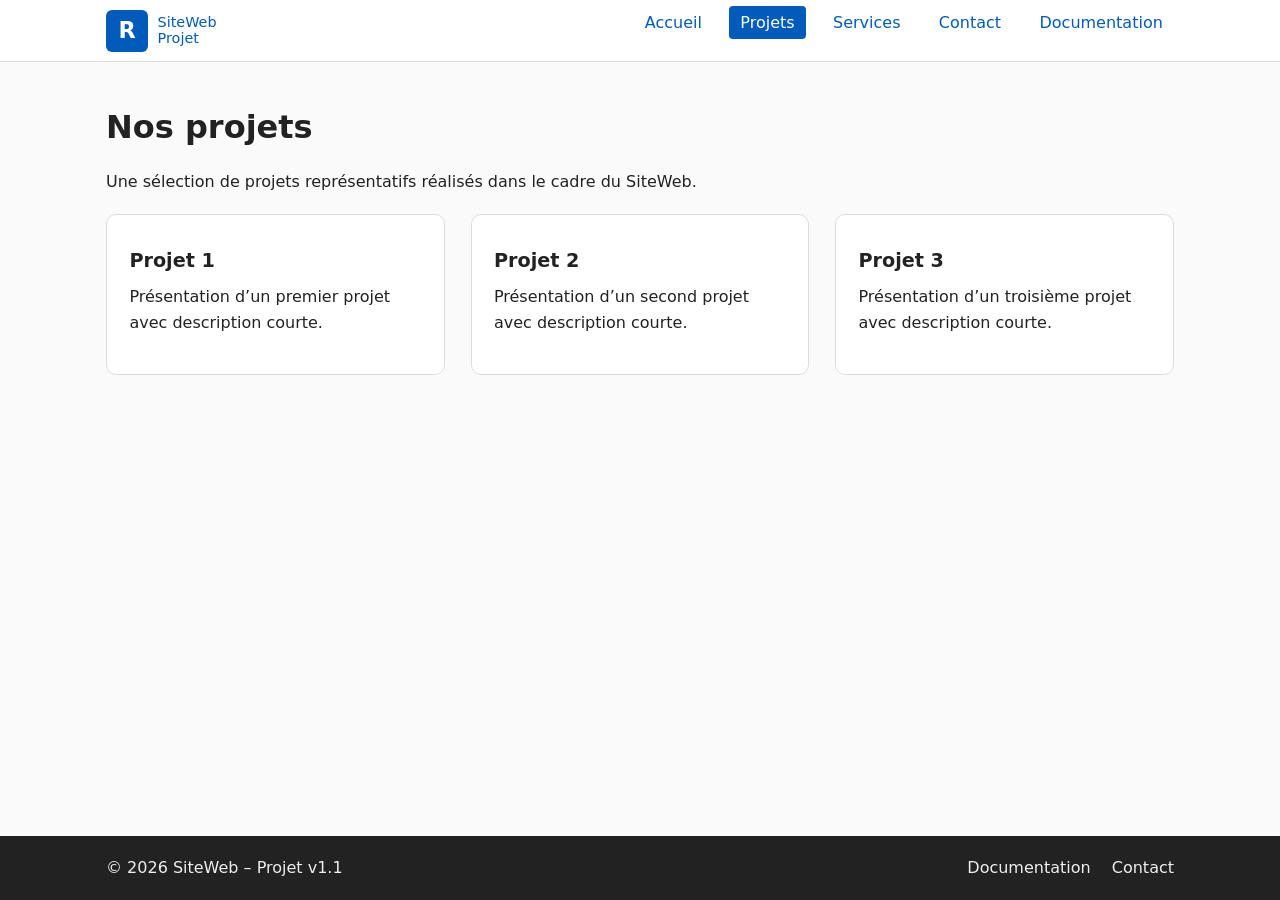
<file: projects.html>
<!DOCTYPE html>
<html lang="fr">
<head>
  <meta charset="UTF-8" />
  <title>Projets – SiteWeb</title>
  <meta name="viewport" content="width=device-width, initial-scale=1" />
  <meta name="description" content="Découvrez les projets réalisés dans le cadre du SiteWeb." />
  <link rel="stylesheet" href="css/styles.css" />
</head>
<body>

<header>
  <div class="nav-container">
    <a href="index.html" class="brand">
      <div class="brand-logo">R</div>
      <div class="brand-text">
        <span>SiteWeb</span>
        <span>Projet</span>
      </div>
    </a>
    <nav>
      <ul>
        <li><a href="index.html">Accueil</a></li>
        <li><a href="projects.html" class="active">Projets</a></li>
        <li><a href="services.html">Services</a></li>
        <li><a href="contact.html">Contact</a></li>
        <li><a href="docs.html">Documentation</a></li>
      </ul>
    </nav>
  </div>
</header>

<main>

  <section class="section">
    <h1>Nos projets</h1>
    <p class="lead">
      Une sélection de projets représentatifs réalisés dans le cadre du SiteWeb.
    </p>

    <div class="cards">
      <article class="card">
        <h3>Projet 1</h3>
        <p>Présentation d’un premier projet avec description courte.</p>
      </article>

      <article class="card">
        <h3>Projet 2</h3>
        <p>Présentation d’un second projet avec description courte.</p>
      </article>

      <article class="card">
        <h3>Projet 3</h3>
        <p>Présentation d’un troisième projet avec description courte.</p>
      </article>
    </div>
  </section>

</main>

<footer>
  <div class="footer-inner">
    <div>© <span id="year"></span> SiteWeb – Projet v1.1</div>
    <div class="footer-links">
      <a href="docs.html">Documentation</a>
      <a href="contact.html">Contact</a>
    </div>
  </div>
</footer>

<script>
  document.getElementById("year").textContent = new Date().getFullYear();
</script>

</body>
</html>
</file>
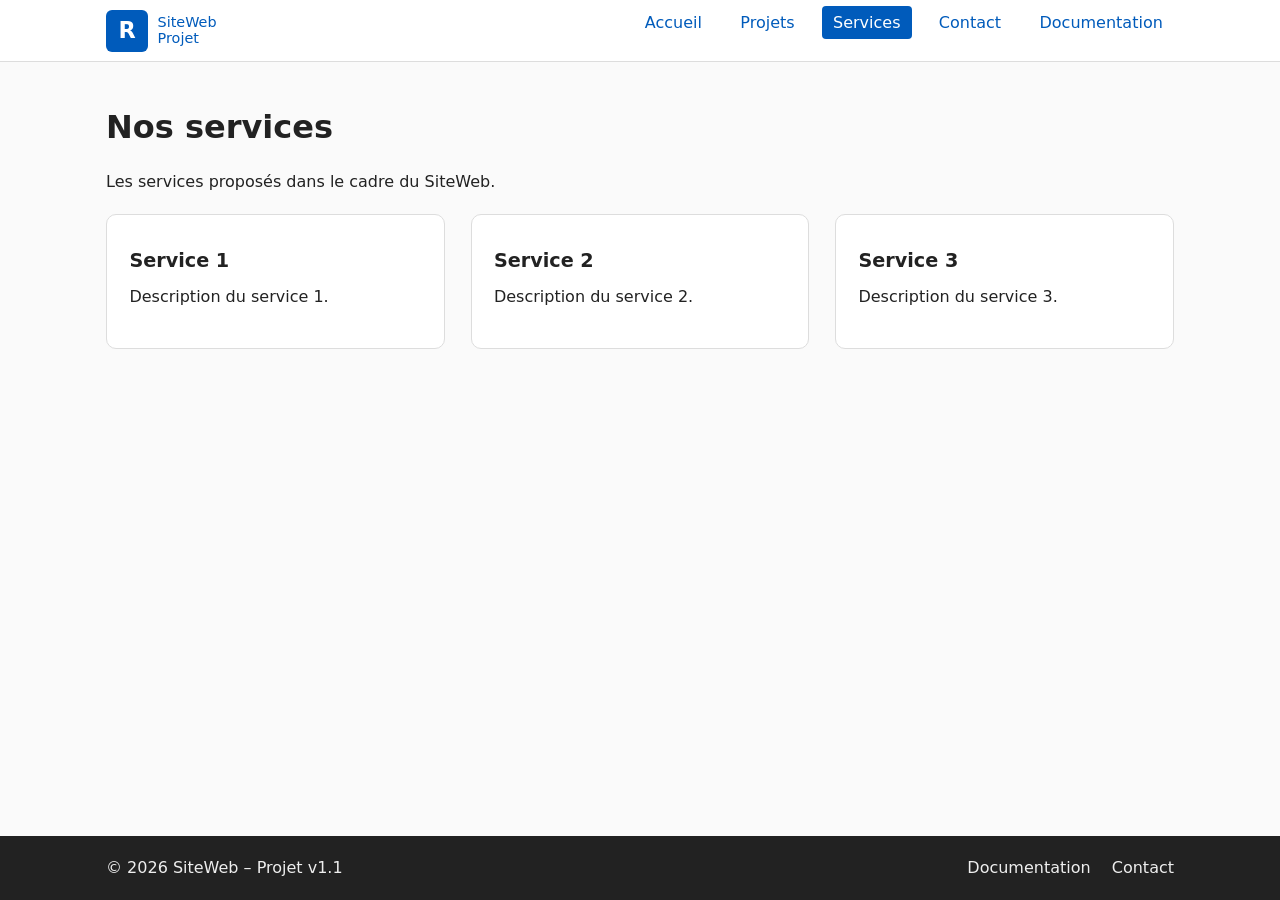
<file: services.html>
<!DOCTYPE html>
<html lang="fr">
<head>
  <meta charset="UTF-8" />
  <title>Services – SiteWeb</title>
  <meta name="viewport" content="width=device-width, initial-scale=1" />
  <meta name="description" content="Découvrez les services proposés dans le cadre du SiteWeb." />
  <link rel="stylesheet" href="css/styles.css" />
</head>
<body>

<header>
  <div class="nav-container">
    <a href="index.html" class="brand">
      <div class="brand-logo">R</div>
      <div class="brand-text">
        <span>SiteWeb</span>
        <span>Projet</span>
      </div>
    </a>
    <nav>
      <ul>
        <li><a href="index.html">Accueil</a></li>
        <li><a href="projects.html">Projets</a></li>
        <li><a href="services.html" class="active">Services</a></li>
        <li><a href="contact.html">Contact</a></li>
        <li><a href="docs.html">Documentation</a></li>
      </ul>
    </nav>
  </div>
</header>

<main>

  <section class="section">
    <h1>Nos services</h1>
    <p class="lead">
      Les services proposés dans le cadre du SiteWeb.
    </p>

    <div class="cards">
      <article class="card">
        <h3>Service 1</h3>
        <p>Description du service 1.</p>
      </article>

      <article class="card">
        <h3>Service 2</h3>
        <p>Description du service 2.</p>
      </article>

      <article class="card">
        <h3>Service 3</h3>
        <p>Description du service 3.</p>
      </article>
    </div>
  </section>

</main>

<footer>
  <div class="footer-inner">
    <div>© <span id="year"></span> SiteWeb – Projet v1.1</div>
    <div class="footer-links">
      <a href="docs.html">Documentation</a>
      <a href="contact.html">Contact</a>
    </div>
  </div>
</footer>

<script>
  document.getElementById("year").textContent = new Date().getFullYear();
</script>

</body>
</html>
</file>
<file: css/styles.css>
/* ----------------------------------------------------------
   RESET & BASE
---------------------------------------------------------- */

* {
  margin: 0;
  padding: 0;
  box-sizing: border-box;
}

html {
  font-family: system-ui, sans-serif;
  line-height: 1.6;
  color: #222;
  background: #fafafa;
  scroll-behavior: smooth;
}

body {
  display: flex;
  flex-direction: column;
  min-height: 100vh;
}

img {
  max-width: 100%;
  display: block;
}

a {
  color: #005bbb;
  text-decoration: none;
  transition: 0.2s ease;
}

a:hover {
  text-decoration: underline;
}

h1 {
  font-size: 2rem;
  margin-bottom: 1rem;
}

h2 {
  font-size: 1.6rem;
  margin-bottom: 0.8rem;
}

h3 {
  font-size: 1.2rem;
  margin-bottom: 0.4rem;
}

p {
  margin-bottom: 1rem;
}

ul {
  padding-left: 1.2rem;
  margin-bottom: 1rem;
}

/* ----------------------------------------------------------
   HEADER & NAVIGATION
---------------------------------------------------------- */

header {
  background: white;
  border-bottom: 1px solid #ddd;
  padding: 0.6rem 0;
  position: sticky;
  top: 0;
  z-index: 50;
}

.nav-container {
  max-width: 1100px;
  margin: auto;
  padding: 0 1rem;
  display: flex;
  align-items: center;
  justify-content: space-between;
}

.brand {
  display: flex;
  align-items: center;
  gap: 0.6rem;
}

.brand-logo {
  width: 42px;
  height: 42px;
  background: #005bbb;
  color: white;
  font-weight: bold;
  font-size: 1.4rem;
  border-radius: 6px;
  display: flex;
  align-items: center;
  justify-content: center;
}

.brand-text {
  display: flex;
  flex-direction: column;
  font-size: 0.9rem;
  line-height: 1.1;
}

nav ul {
  display: flex;
  gap: 1rem;
  list-style: none;
}

nav a {
  padding: 0.45rem 0.7rem;
  border-radius: 4px;
  font-weight: 500;
}

nav a.active,
nav a:hover {
  background: #005bbb;
  color: white;
}

/* ----------------------------------------------------------
   HERO SECTION
---------------------------------------------------------- */

.hero {
  display: grid;
  grid-template-columns: 1fr 320px;
  gap: 2.5rem;
  padding: 3rem 1rem;
  max-width: 1100px;
  margin: auto;
}

.hero .lead {
  font-size: 1.25rem;
  margin-bottom: 1rem;
  color: #333;
}

.hero-badges {
  display: flex;
  gap: 0.6rem;
  margin: 1rem 0;
  flex-wrap: wrap;
}

.badge {
  background: #005bbb;
  color: white;
  padding: 0.35rem 0.7rem;
  border-radius: 4px;
  font-size: 0.85rem;
}

.hero-cta {
  margin-top: 1.2rem;
  display: flex;
  gap: 1rem;
}

.hero-side {
  background: #fff;
  border: 1px solid #ddd;
  padding: 1.4rem;
  border-radius: 8px;
}

.hero-side h2 {
  margin-bottom: 0.6rem;
}

/* ----------------------------------------------------------
   BUTTONS
---------------------------------------------------------- */

.btn {
  padding: 0.65rem 1.1rem;
  border-radius: 6px;
  font-weight: 600;
  display: inline-block;
  transition: 0.2s ease;
}

.btn-primary {
  background: #005bbb;
  color: white;
}

.btn-primary:hover {
  background: #004999;
}

.btn-outline {
  border: 2px solid #005bbb;
  color: #005bbb;
}

.btn-outline:hover {
  background: #005bbb;
  color: white;
}

/* ----------------------------------------------------------
   SECTIONS
---------------------------------------------------------- */

.section {
  max-width: 1100px;
  margin: 2.5rem auto;
  padding: 0 1rem;
}

.section h2 {
  margin-bottom: 1rem;
}

/* ----------------------------------------------------------
   CARDS
---------------------------------------------------------- */

.cards {
  display: grid;
  gap: 1.6rem;
  grid-template-columns: repeat(auto-fit, minmax(260px, 1fr));
  margin-top: 1.2rem;
}

.card {
  background: white;
  border: 1px solid #ddd;
  padding: 1.4rem;
  border-radius: 10px;
  transition: 0.2s ease;
}

.card:hover {
  border-color: #bbb;
  transform: translateY(-2px);
}

.card h3 {
  margin: 0.5rem 0;
}

.tag {
  display: inline-block;
  background: #eee;
  padding: 0.25rem 0.55rem;
  border-radius: 4px;
  font-size: 0.8rem;
  margin-bottom: 0.5rem;
}

/* ----------------------------------------------------------
   FOOTER
---------------------------------------------------------- */

footer {
  margin-top: auto;
  background: #222;
  color: #eee;
  padding: 1.2rem 0;
}

.footer-inner {
  max-width: 1100px;
  margin: auto;
  padding: 0 1rem;
  display: flex;
  justify-content: space-between;
  align-items: center;
}

.footer-links a {
  color: #eee;
  margin-left: 1rem;
}

.footer-links a:hover {
  text-decoration: underline;
}

/* ----------------------------------------------------------
   RESPONSIVE
---------------------------------------------------------- */

@media (max-width: 900px) {
  .hero {
    grid-template-columns: 1fr;
  }
}

@media (max-width: 600px) {
  nav ul {
    flex-wrap: wrap;
    gap: 0.5rem;
  }

  .brand-text {
    font-size: 0.8rem;
  }

  .hero {
    padding: 2rem 1rem;
  }
}
</file>
